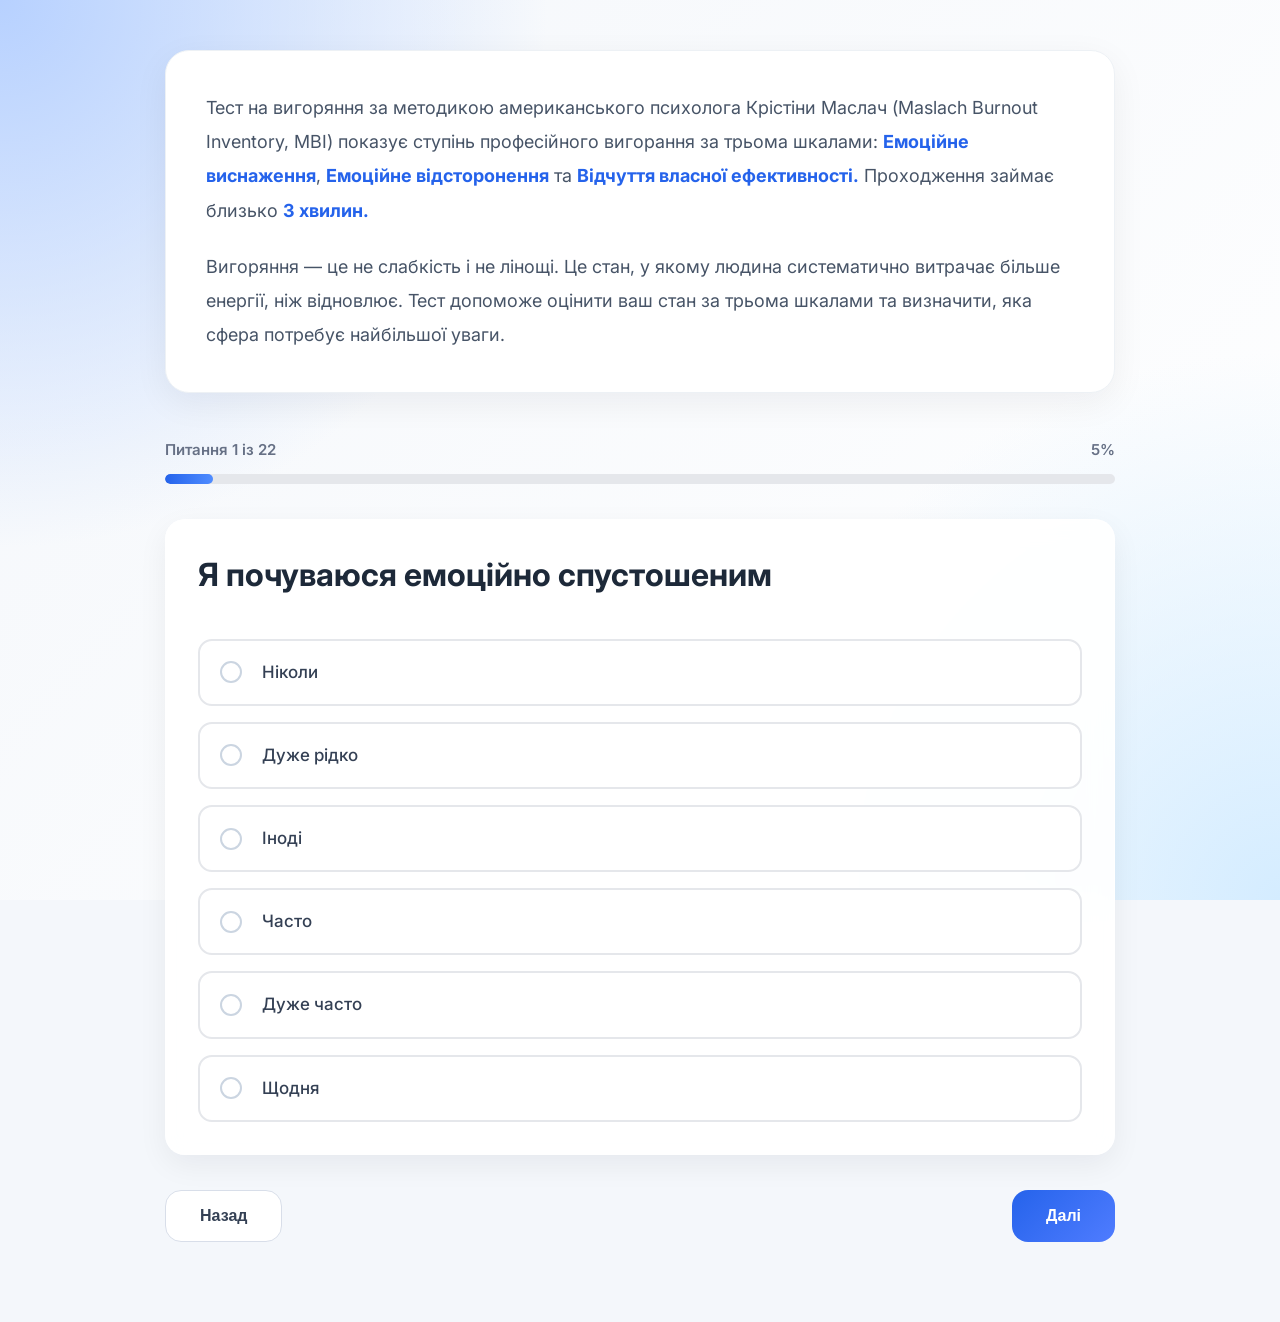
<file: index.html>
<!DOCTYPE html>
<html lang="uk">

<head>

    <meta charset="UTF-8">

    <meta name="viewport"
          content="width=device-width, initial-scale=1.0">

    <title>Тест на професійне вигорання</title>

    <link rel="preconnect"
          href="https://fonts.googleapis.com">

    <link rel="preconnect"
          href="https://fonts.gstatic.com"
          crossorigin>

    <link href="https://fonts.googleapis.com/css2?family=Inter:wght@400;500;600;700;800&display=swap"
          rel="stylesheet">

    <link rel="stylesheet"
          href="style.css">

</head>

<body>

<div class="background"></div>

<main class="container">

    <!-- ======================
            DESCRIPTION
    ======================= -->

    <section class="intro">

        <p>

            Тест на вигоряння за методикою американського психолога Крістіни Маслач
            (Maslach Burnout Inventory, MBI)
            показує ступінь професійного вигорання за трьома шкалами:
            <strong>Емоційне виснаження</strong>,
            <strong>Емоційне відсторонення</strong>
            та
            <strong> Відчуття власної ефективності.</strong>

            Проходження займає близько
            <strong>3 хвилин.</strong>

        </p>

        <p>

            Вигоряння — це не слабкість і не лінощі.
            Це стан, у якому людина систематично витрачає
            більше енергії, ніж відновлює.

            Тест допоможе оцінити ваш стан за трьома шкалами
            та визначити, яка сфера потребує найбільшої уваги.

        </p>

    </section>

    <!-- ======================
            TEST
    ======================= -->

    <section id="testSection">

        <div class="progress-wrapper">

            <div class="progress-top">

                <span id="questionCounter">

                    Питання 1 із 22

                </span>

                <span id="progressPercent">

                    5%

                </span>

            </div>

            <div class="progress-bar">

                <div id="progressFill"></div>

            </div>

        </div>


        <div class="question-card">

            <h2 id="questionText">

                Текст питання

            </h2>

            <div
                id="answers"
                class="answers">

            </div>

        </div>


        <div class="navigation">

            <button
                id="prevBtn"
                class="secondary-btn">

                Назад

            </button>

            <button
                id="nextBtn"
                class="primary-btn">

                Далі

            </button>

        </div>

    </section>


    <!-- ======================
          RESULTS
    ======================= -->

    <section
        id="resultSection"
        class="hidden">

        <h2>

            Результати

        </h2>

        <div class="result-grid">

            <div
                id="cardEE"
                class="result-card">

                <h3>

                    Емоційне виснаження

                </h3>

                <div class="circle">

                    <svg
    width="170"
    height="170"
    viewBox="0 0 170 170"
    preserveAspectRatio="xMidYMid meet">

                        <circle
                            class="bg"
                            cx="85"
                            cy="85"
                            r="70"></circle>

                        <circle
                            id="circleEE"
                            class="progress"
                            cx="85"
                            cy="85"
                            r="70"></circle>

                    </svg>

                    <div class="circle-value">

                        <span id="scoreEE">

                            0

                        </span>

                    </div>

                </div>

                <p id="levelEE"></p>

            </div>



            <div
                id="cardDP"
                class="result-card">

                <h3>

                    Емоційне відсторонення

                </h3>

                <div class="circle">

                    <svg
    width="170"
    height="170"
    viewBox="0 0 170 170"
    preserveAspectRatio="xMidYMid meet">

                        <circle
                            class="bg"
                            cx="85"
                            cy="85"
                            r="70"></circle>

                        <circle
                            id="circleDP"
                            class="progress"
                            cx="85"
                            cy="85"
                            r="70"></circle>

                    </svg>

                    <div class="circle-value">

                        <span id="scoreDP">

                            0

                        </span>

                    </div>

                </div>

                <p id="levelDP"></p>

            </div>



            <div
                id="cardPA"
                class="result-card">

                <h3>

                    Відчуття власної ефективності

                </h3>

                <div class="circle">

                    <svg
    width="170"
    height="170"
    viewBox="0 0 170 170"
    preserveAspectRatio="xMidYMid meet">

                        <circle
                            class="bg"
                            cx="85"
                            cy="85"
                            r="70"></circle>

                        <circle
                            id="circlePA"
                            class="progress"
                            cx="85"
                            cy="85"
                            r="70"></circle>

                    </svg>

                    <div class="circle-value">

                        <span id="scorePA">

                            0

                        </span>

                    </div>

                </div>

                <p id="levelPA"></p>

            </div>

        </div>

        <div
            id="interpretation"
            class="interpretation">

        </div>

        <button
            id="restartBtn"
            class="primary-btn">

            Пройти тест ще раз

        </button>

<section class="consultation">

    <div class="consultation-photo">

        <img
            src="img/kira.JPG"
            alt="Кіра Сиротенко">

    </div>

    <div class="consultation-content">

        <h3>

            Хочете розібрати свій результат?

        </h3>

        <h4>

            Кіра Сиротенко

        </h4>

        <div class="profession">

            Психолог • Гештальт-терапевт

        </div>

        <p>

            Працюю з темою професійного
            вигорання та іншими
            психологічними запитами.

        </p>

        <p>

            Консультації онлайн
            та офлайн
            <strong>м. Київ</strong>

        </p>

        <a
            href="https://t.me/KiraSyrotenko"
            target="_blank"
            class="telegram-btn">

            Написати в Telegram

            <svg
                class="telegram-icon"
                xmlns="http://www.w3.org/2000/svg"
                viewBox="0 0 24 24"
                width="20"
                height="20"
                fill="currentColor">

                <path d="M21.5 3.5L2.7 10.8c-.9.3-.9 1.6 0 1.9l4.8 1.5 1.8 5.4c.2.7 1.1.8 1.5.2l2.7-3.4 4.7 3.5c.6.5 1.5.1 1.7-.7L23 4.8c.2-.9-.7-1.6-1.5-1.3z"/>

            </svg>

        </a>

    </div>

</section>

<section class="social-section">

    <h3>Соціальні мережі</h3>

    <p>

        Більше корисних матеріалів, порад та інформації
        про психологію, професійне вигорання і саморозвиток.

    </p>

    <div class="social-grid">

        <a href="https://www.instagram.com/kira_sirotenko?igsh=MWd6Nm1tZ2VseDRkeg%3D%3D&utm_source=qr"
           target="_blank"
           class="social-card instagram">

          <span class="social-icon">

<svg viewBox="0 0 24 24" fill="currentColor">

<path d="M7 2C4.24 2 2 4.24 2 7v10c0 2.76 2.24 5 5 5h10c2.76 0 5-2.24 5-5V7c0-2.76-2.24-5-5-5H7zm0 2h10c1.65 0 3 1.35 3 3v10c0 1.65-1.35 3-3 3H7c-1.65 0-3-1.35-3-3V7c0-1.65 1.35-3 3-3zm11.5 1a1 1 0 100 2 1 1 0 000-2zM12 7a5 5 0 100 10 5 5 0 000-10zm0 2a3 3 0 110 6 3 3 0 010-6z"/>

</svg>

</span>

            <span>Instagram</span>

        </a>

        <a href="https://www.facebook.com/share/1HrWYfdw8Y/?mibextid=wwXIfr"
           target="_blank"
           class="social-card facebook">

           <span class="social-icon">

<svg viewBox="0 0 24 24" fill="currentColor">

<path d="M13.5 22v-8h2.7l.4-3h-3.1V9.1c0-.9.3-1.6 1.6-1.6H17V4.8c-.3 0-.9-.1-1.8-.1-1.8 0-3 .9-3 3.2V11H9v3h3.2v8h1.3z"/>

</svg>

</span>

            <span>Facebook</span>

        </a>

        <a href="https://youtube.com/channel/UCjQqgngEU4IrSQLSkMWUbrg?si=l_PWF8I4aHLqFRxc"
           target="_blank"
           class="social-card youtube">

           <span class="social-icon">

<svg viewBox="0 0 24 24" fill="currentColor">

<path d="M23 12s0-3.6-.5-5.3c-.3-1-1.1-1.8-2.1-2.1C18.7 4 12 4 12 4s-6.7 0-8.4.6c-1 .3-1.8 1.1-2.1 2.1C1 8.4 1 12 1 12s0 3.6.5 5.3c.3 1 1.1 1.8 2.1 2.1C5.3 20 12 20 12 20s6.7 0 8.4-.6c1-.3 1.8-1.1 2.1-2.1.5-1.7.5-5.3.5-5.3zM10 15.5v-7l6 3.5-6 3.5z"/>

</svg>

</span>

            <span>YouTube</span>

        </a>

        <a href="https://www.tiktok.com/@kirasyrotenko?_r=1&_t=ZS-97y3bHWLukK"
           target="_blank"
           class="social-card tiktok">

            <span class="social-icon">

<svg viewBox="0 0 24 24" fill="currentColor">

<path d="M19 8.3a6.6 6.6 0 01-3.9-1.3v6.1a5.1 5.1 0 11-5.1-5.1c.3 0 .6 0 .9.1v2.6a2.5 2.5 0 10 1.7 2.4V2h2.5c.2 2 1.5 3.7 3.9 4.2v2.1z"/>

</svg>

</span>

            <span>TikTok</span>

        </a>

    </div>

</section>

    </section>

</main>

<script src="script.js"></script>

</body>

</html>
</file>
<file: style.css>
/* ==========================================================
   RESET
========================================================== */

*,
*::before,
*::after{
    margin:0;
    padding:0;
    box-sizing:border-box;
}

html{
    scroll-behavior:smooth;
}

body{

    font-family:"Inter",sans-serif;

    background:#f4f7fb;

    color:#1d2939;

    line-height:1.6;

    min-height:100vh;

    overflow-x:hidden;

}

/* ==========================================================
   BACKGROUND
========================================================== */

.background{

    position:fixed;

    inset:0;

    z-index:-1;

    background:
        radial-gradient(circle at top left,#b7d1ff 0%,transparent 35%),
        radial-gradient(circle at bottom right,#d4ecff 0%,transparent 35%),
        linear-gradient(135deg,#f4f7fb,#ffffff);

}

/* ==========================================================
   CONTAINER
========================================================== */

.container{

    width:min(950px,92%);

    margin:auto;

    padding:50px 0 80px;

}

/* ==========================================================
   INTRO
========================================================== */

.intro{

    background:#fff;

    border-radius:24px;

    padding:40px;

    margin-bottom:45px;

    box-shadow:

        0 10px 35px rgba(15,23,42,.06);

    border:1px solid #edf1f5;

}

.intro p{

    font-size:18px;

    color:#475467;

    line-height:1.9;

}

.intro p + p{

    margin-top:22px;

}

.intro strong{

    color:#2563eb;

    font-weight:700;

}

/* ==========================================================
   PROGRESS
========================================================== */

.progress-wrapper{

    margin-bottom:35px;

}

.progress-top{

    display:flex;

    justify-content:space-between;

    align-items:center;

    margin-bottom:12px;

    font-weight:600;

    color:#667085;

    font-size:15px;

}

.progress-bar{

    height:10px;

    background:#e5e7eb;

    border-radius:100px;

    overflow:hidden;

}

#progressFill{

    width:0;

    height:100%;

    border-radius:100px;

    background:linear-gradient(
        90deg,
        #2563eb,
        #4f8cff
    );

    transition:.35s;

}

/* ==========================================================
   QUESTION
========================================================== */

.question-card{

    background:rgba(255,255,255,.92);

    backdrop-filter:blur(12px);

    border-radius:20px;

    padding:32px;

    border:1px solid rgba(255,255,255,.7);

    box-shadow:

        0 10px 30px rgba(15,23,42,.06);

}

.question-card h2{

    font-size:32px;

    line-height:1.45;

    font-weight:700;

    margin-bottom:40px;

}

/* ==========================================================
   NAVIGATION
========================================================== */

.navigation{

    margin-top:35px;

    display:flex;

    justify-content:space-between;

    gap:20px;

}

/* ==========================================================
   BUTTONS
========================================================== */

.primary-btn,
.secondary-btn{

    border:none;

    border-radius:16px;

    cursor:pointer;

    padding:16px 34px;

    font-size:16px;

    font-weight:600;

    transition:.25s;

}

.primary-btn{

    background:

        linear-gradient(

            135deg,

            #2563eb,

            #4f7cff

        );

    color:white;

    border:none;

}

.primary-btn:hover{

    transform:translateY(-2px);

    box-shadow:

        0 10px 25px rgba(37,99,235,.25);

}

.primary-btn:active{

    transform:scale(.98);

}

.secondary-btn{

    background:white;

    border:1px solid #d8dee9;

    color:#344054;

}

.secondary-btn:hover{

    background:#f9fafb;

}

/* ==========================================================
   UTILITIES
========================================================== */

.hidden{

    display:none;

}

/* ==========================================================
   ANIMATION
========================================================== */

.intro,
.question-card{

    animation:fade .35s ease;

}

@keyframes fade{

    from{

        opacity:0;

        transform:translateY(18px);

    }

    to{

        opacity:1;

        transform:translateY(0);

    }

}

/* ==========================================================
   RESPONSIVE
========================================================== */

@media(max-width:768px){

.container{

    width:94%;

    padding:30px 0 60px;

}

.intro{

    padding:28px;

}

.intro p{

    font-size:16px;

}

.question-card{

    padding:28px;

}

.question-card h2{

    font-size:24px;

}

.navigation{

    flex-direction:column;

}

.primary-btn,
.secondary-btn{

    width:100%;

}

}

/*=========================================================
    ANSWERS
=========================================================*/

.answers{

    display:flex;

    flex-direction:column;

    gap:16px;

}

.answer{

    position:relative;

    display:flex;

    align-items:center;

    gap:16px;

    padding:18px 20px;

    border-radius:14px;

    border:2px solid #e5e7eb;

    background:#fff;

    cursor:pointer;

    transition:

        transform .18s,

        border-color .18s,

        box-shadow .18s,

        background .18s;

}

.answer:hover{

    transform:translateY(-2px);

    border-color:#3b82f6;

    background:#f8fbff;

    box-shadow:

        0 8px 20px rgba(37,99,235,.08);

}

.answer input{

    display:none;

}

/*=========================================================
    CUSTOM RADIO
=========================================================*/

.answer span{

    position:relative;

    display:flex;

    align-items:center;

    width:100%;

    font-size:17px;

    font-weight:500;

    color:#344054;

    padding-left:42px;

}

.answer span::before{

    content:"";

    position:absolute;

    left:0;

    width:22px;

    height:22px;

    border-radius:50%;

    border:2px solid #cbd5e1;

    transition:.25s;

    background:white;

}

.answer span::after{

    content:"";

    position:absolute;

    left:6px;

    width:10px;

    height:10px;

    border-radius:50%;

    background:#2563eb;

    transform:scale(0);

    transition:.25s;

}

/*=========================================================
    ACTIVE
=========================================================*/

.answer.selected{

    background:

        linear-gradient(

            90deg,

            #eef5ff,

            #f8fbff

        );

    border-color:#2563eb;

    box-shadow:

        0 8px 25px rgba(37,99,235,.12);

}

.answer.selected span::before{

    border-color:#2563eb;

}

.answer.selected span::after{

    transform:scale(1);

}

/*=========================================================
    ANIMATION
=========================================================*/

.answer{

    animation:slideIn .35s ease;

}

@keyframes slideIn{

    from{

        opacity:0;

        transform:translateY(12px);

    }

    to{

        opacity:1;

        transform:translateY(0);

    }

}

/*=========================================================
    FOCUS
=========================================================*/

.answer:focus-within{

    outline:none;

    border-color:#2563eb;

}

/*=========================================================
    MOBILE
=========================================================*/

@media(max-width:768px){

.answer{

    padding:18px;

}

.answer span{

    font-size:16px;

    padding-left:36px;

}

.answer span::before{

    width:20px;

    height:20px;

}

.answer span::after{

    width:9px;

    height:9px;

    left:5px;

}

}

/*=========================================================
    RESULTS
=========================================================*/

#resultSection{

    margin-top:70px;

    animation:fade .45s ease;

}

#resultSection h2{

    text-align:center;

    font-size:40px;

    margin-bottom:45px;

    font-weight:800;

    color:#1d2939;

}

.result-grid{

    display:grid;

    grid-template-columns:repeat(auto-fit,minmax(280px,1fr));

    gap:28px;

    margin-bottom:45px;

}

.result-card{

    background:white;

    border-radius:20px;

    padding:28px;

    border:1px solid #edf2f7;

    transition:.25s;

    box-shadow:

        0 10px 30px rgba(15,23,42,.06);

}

.result-card:hover{

    transform:translateY(-4px);

    box-shadow:

        0 18px 35px rgba(15,23,42,.12);

}

.result-card h3{

    font-size:22px;

    font-weight:700;

    color:#344054;

    line-height:1.35;

    min-height:60px;

    display:flex;

    align-items:flex-end;

    margin-bottom:20px;

}

.result-card p{

    margin-top:20px;

    font-size:18px;

    font-weight:700;

}

/*=========================================================
    SVG CIRCLE
=========================================================*/

.circle{

    position:relative;

    width:170px;

    height:170px;

    margin:0 auto;

    display:flex;

    justify-content:center;

    align-items:center;

    overflow:visible;

}

.circle svg{

    width:170px;

    height:170px;

    transform:rotate(-90deg);

    display:block;

}

.bg{

    fill:none;

    stroke:#edf2f7;

    stroke-width:12;

}

.progress{

    fill:none;

    stroke:#2563eb;

    stroke-width:12;

    stroke-linecap:round;

    stroke-dasharray:440;

    stroke-dashoffset:440;

    transition:1.4s ease;

}

.circle-value{

    position:absolute;

    inset:0;

    display:flex;

    justify-content:center;

    align-items:center;

}

.circle-value span{

    font-size:46px;

    font-weight:800;

    color:#2563eb;

}

/*=========================================================
    COLORS
=========================================================*/

.result-card.green{

    border-top:7px solid #22c55e;

}

.result-card.green .progress{

    stroke:#22c55e;

}

.result-card.green .circle-value span{

    color:#22c55e;

}



.result-card.yellow{

    border-top:7px solid #f59e0b;

}

.result-card.yellow .progress{

    stroke:#f59e0b;

}

.result-card.yellow .circle-value span{

    color:#f59e0b;

}



.result-card.red{

    border-top:7px solid #ef4444;

}

.result-card.red .progress{

    stroke:#ef4444;

}

.result-card.red .circle-value span{

    color:#ef4444;

}

/*=========================================================
    INTERPRETATION
=========================================================*/

.interpretation{

    background:#fff;

    border-radius:24px;

    padding:40px;

    border:1px solid #edf1f5;

    box-shadow:0 15px 40px rgba(15,23,42,.07);

    margin-top:25px;

    margin-bottom:35px;

    line-height:1.9;

}

.interpretation h3{

    font-size:24px;

    margin-bottom:20px;

    color:#1d2939;

}

.interpretation h4{

    margin-top:35px;

    margin-bottom:15px;

    font-size:20px;

    color:#2563eb;

}

.interpretation p{

    color:#475467;

    margin-bottom:18px;

}

.interpretation ul{

    padding-left:22px;

}

.interpretation li{

    margin-bottom:10px;

    color:#475467;

}

/*=========================================================
    RESTART BUTTON
=========================================================*/

#restartBtn{

    display:block;

    margin:45px auto 0;

    min-width:260px;

}

/*=========================================================
    RESPONSIVE
=========================================================*/

@media(max-width:900px){

.result-grid{

    grid-template-columns:1fr;

}

.circle{

        width:140px;

        height:140px;

    }

    .circle svg{

        width:140px;

        height:140px;

    }

    .circle-value span{

        font-size:38px;

    }

}

#resultSection h2{

    font-size:32px;

}

.interpretation{

    padding:28px;

}



@media(max-width:600px){

.result-card{

    padding:28px;

    overflow:hidden;

}

.result-card h3{

    font-size:20px;

}

.interpretation{

    padding:22px;

}

}
/*=========================================================
    ACCORDION
=========================================================*/

.accordion{

    margin-top:35px;

}

.accordion-item{

    background:white;

    border-radius:16px;

    overflow:hidden;

    border:1px solid #edf2f7;

    margin-bottom:14px;

    transition:.25s;

}

.accordion-item:hover{

    box-shadow:0 15px 35px rgba(15,23,42,.08);

}

.accordion-header{

    display:flex;

    justify-content:space-between;

    align-items:flex-start;

    padding:18px 22px;

    cursor:pointer;

    font-weight:700;

    font-size:17px;

    transition:.2s;

}

.accordion-header span{

    font-size:15px;

    font-weight:600;

    color:#2563eb;

}

.accordion-header::after{

    content:"+";

    font-size:28px;

    transition:.3s;

}

.accordion-item.open .accordion-header::after{

    transform:rotate(45deg);

}

.accordion-body{

    max-height:0;

    overflow:hidden;

    transition:

        max-height .45s ease,

        padding .35s ease;

    padding:0 26px;

}

.accordion-item.open .accordion-body{

    max-height:600px;

    padding:0 26px 26px;

}

.accordion-body p{

    color:#475467;

    margin-bottom:14px;

    line-height:1.8;

}

.answer,
.result-card,
.accordion-item,
.primary-btn,
.secondary-btn{

    animation:fadeUp .35s ease;

}

@keyframes fadeUp{

    from{

        opacity:0;

        transform:translateY(10px);

    }

    to{

        opacity:1;

        transform:translateY(0);

    }

}

.accordion-title{

    display:flex;

    flex-direction:column;

    gap:6px;

}

.accordion-name{

    font-size:22px;

    font-weight:700;

    color:#344054;

}

.accordion-level{

    display:flex;

    align-items:center;

    gap:8px;

    font-size:15px;

    font-weight:600;

    color:#2563eb;

}

/*=========================================================
    CONSULTATION
=========================================================*/

.consultation{

    margin-top:50px;

    background:white;

    border-radius:24px;

    padding:35px;

    display:flex;

    align-items:center;

    gap:35px;

    border:1px solid #edf2f7;

    box-shadow:0 15px 35px rgba(15,23,42,.06);

}

.consultation-photo{

    flex-shrink:0;

}

.consultation-photo img{

    width:180px;

    height:180px;

    object-fit:cover;

    border-radius:22px;

    box-shadow:0 15px 35px rgba(15,23,42,.15);

}

.consultation-content{

    flex:1;

}

.consultation h3{

    margin:0 0 10px;

    font-size:30px;

    color:#1d2939;

}

.consultation h4{

    margin:0;

    font-size:24px;

    color:#2563eb;

}

.profession{

    margin-top:6px;

    margin-bottom:22px;

    color:#667085;

    font-size:17px;

}

.consultation p{

    font-size:17px;

    line-height:1.8;

    color:#475467;

    margin-bottom:14px;

}

.telegram-btn{

    display:inline-flex;

    align-items:center;

    justify-content:center;

    gap:10px;

    margin-top:18px;

    padding:15px 28px;

    background:#229ED9;

    color:#fff;

    border-radius:14px;

    text-decoration:none;

    font-size:17px;

    font-weight:600;

    transition:.25s;

    box-shadow:0 10px 25px rgba(34,158,217,.25);

}

.telegram-btn:hover{

    background:#1d8cc2;

    transform:translateY(-2px);

}

.telegram-icon{

    width:20px;

    height:20px;

}

@media(max-width:768px){

.consultation{

    flex-direction:column;

    text-align:center;

}

.consultation-photo img{

    width:160px;

    height:160px;

}

.consultation h3{

    font-size:28px;

}

.consultation h4{

    font-size:22px;

}

.telegram-btn{

    width:100%;

    justify-content:center;

}

}

/*=========================================
        SOCIALS
=========================================*/

.social-section{

    margin-top:40px;

    background:#fff;

    border-radius:24px;

    padding:35px;

    border:1px solid #edf2f7;

    box-shadow:0 15px 35px rgba(15,23,42,.06);

}

.social-section h3{

    font-size:30px;

    margin-bottom:10px;

    color:#1d2939;

}

.social-section p{

    color:#667085;

    line-height:1.7;

    margin-bottom:30px;

}

.social-grid{

    display:grid;

    grid-template-columns:repeat(4,1fr);

    gap:18px;

}

.social-card{

    display:flex;

    flex-direction:column;

    align-items:center;

    justify-content:center;

    gap:14px;

    padding:28px;

    border-radius:18px;

    text-decoration:none;

    background:#f8fafc;

    color:#344054;

    border:1px solid #e5e7eb;

    transition:.25s;

}

.social-card:hover{

    transform:translateY(-8px);

    box-shadow:

        0 18px 40px rgba(15,23,42,.12);

}

.social-icon{

    width:74px;

    height:74px;

    border-radius:20px;

    display:flex;

    justify-content:center;

    align-items:center;

    background:#f8fafc;

    transition:.35s;

}

.social-icon svg{

    width:36px;

    height:36px;

    transition:.35s;

}

.social-card{

    display:flex;

    flex-direction:column;

    align-items:center;

    justify-content:center;

    gap:18px;

    padding:32px 20px;

    border-radius:22px;

    text-decoration:none;

    background:#ffffff;

    color:#344054;

    border:1px solid #edf2f7;

    transition:.35s;

    overflow:hidden;

    position:relative;

}

.social-card span:last-child{

    font-size:18px;

    font-weight:700;

}

.instagram:hover{

    color:#E1306C;

}

.instagram:hover .social-icon{

    background:

    linear-gradient(

    135deg,

    #f58529,

    #dd2a7b,

    #8134af,

    #515bd4

    );

}

.instagram:hover{

    color:#dd2a7b;

}

.facebook:hover{

    color:#1877F2;

}

.facebook:hover .social-icon{

    background:#1877F2;

}

.facebook:hover{

    color:#1877F2;

}

.youtube:hover{

    color:#FF0000;

}

.youtube:hover .social-icon{

    background:#FF0000;

}

.youtube:hover{

    color:#FF0000;

}

.tiktok:hover{

    color:#000;

}

.tiktok:hover .social-icon{

    background:#000;

}

.tiktok:hover{

    color:#000;

}

.social-card:hover svg{

    color:white;

    fill:white;

    transform:scale(1.15);

}

@media(max-width:768px){

    .social-grid{

        grid-template-columns:repeat(2,1fr);

    }

}

.social-card{

    transform:none;

}

.instagram .social-icon{

    background:linear-gradient(
        135deg,
        #f58529,
        #dd2a7b,
        #8134af,
        #515bd4
    );

}

.facebook .social-icon{

    background:#1877F2;

}

.youtube .social-icon{

    background:#FF0000;

}

.tiktok .social-icon{

    background:#000;

}

.social-card svg{

    fill:#fff;

    color:#fff;

}

.instagram{

    color:#dd2a7b;

}

.facebook{

    color:#1877F2;

}

.youtube{

    color:#FF0000;

}

.tiktok{

    color:#000;

}
.social-card:active{

    transform:scale(.96);

}

/* =========================================
   MOBILE - TEST CARD
========================================= */

@media (max-width:768px){

    .question-card{

        padding:22px;

        border-radius:22px;

    }

    .question-card h2{

        font-size:28px;

        line-height:1.3;

        margin-bottom:22px;

    }

    .answers{

        gap:12px;

    }

    .answer{

        padding:15px 18px;

        min-height:60px;

    }

    .answer span{

        font-size:17px;

    }

    .answer input{

        width:22px;

        height:22px;

    }

    .navigation{

        margin-top:18px;

    }

    .primary-btn,
    .secondary-btn{

        height:54px;

        font-size:17px;

    }

}

@media (max-width:768px){

    .question-card{

        padding:18px;

    }

    .answers{

        gap:10px;

    }

    .answer{

        min-height:54px;

        padding:12px 16px;

    }

    .answer span{

        font-size:16px;

    }

}

@media (max-width:768px){

    .navigation{

    display:flex;

    flex-direction:column-reverse;

    gap:14px;

}

}
</file>
